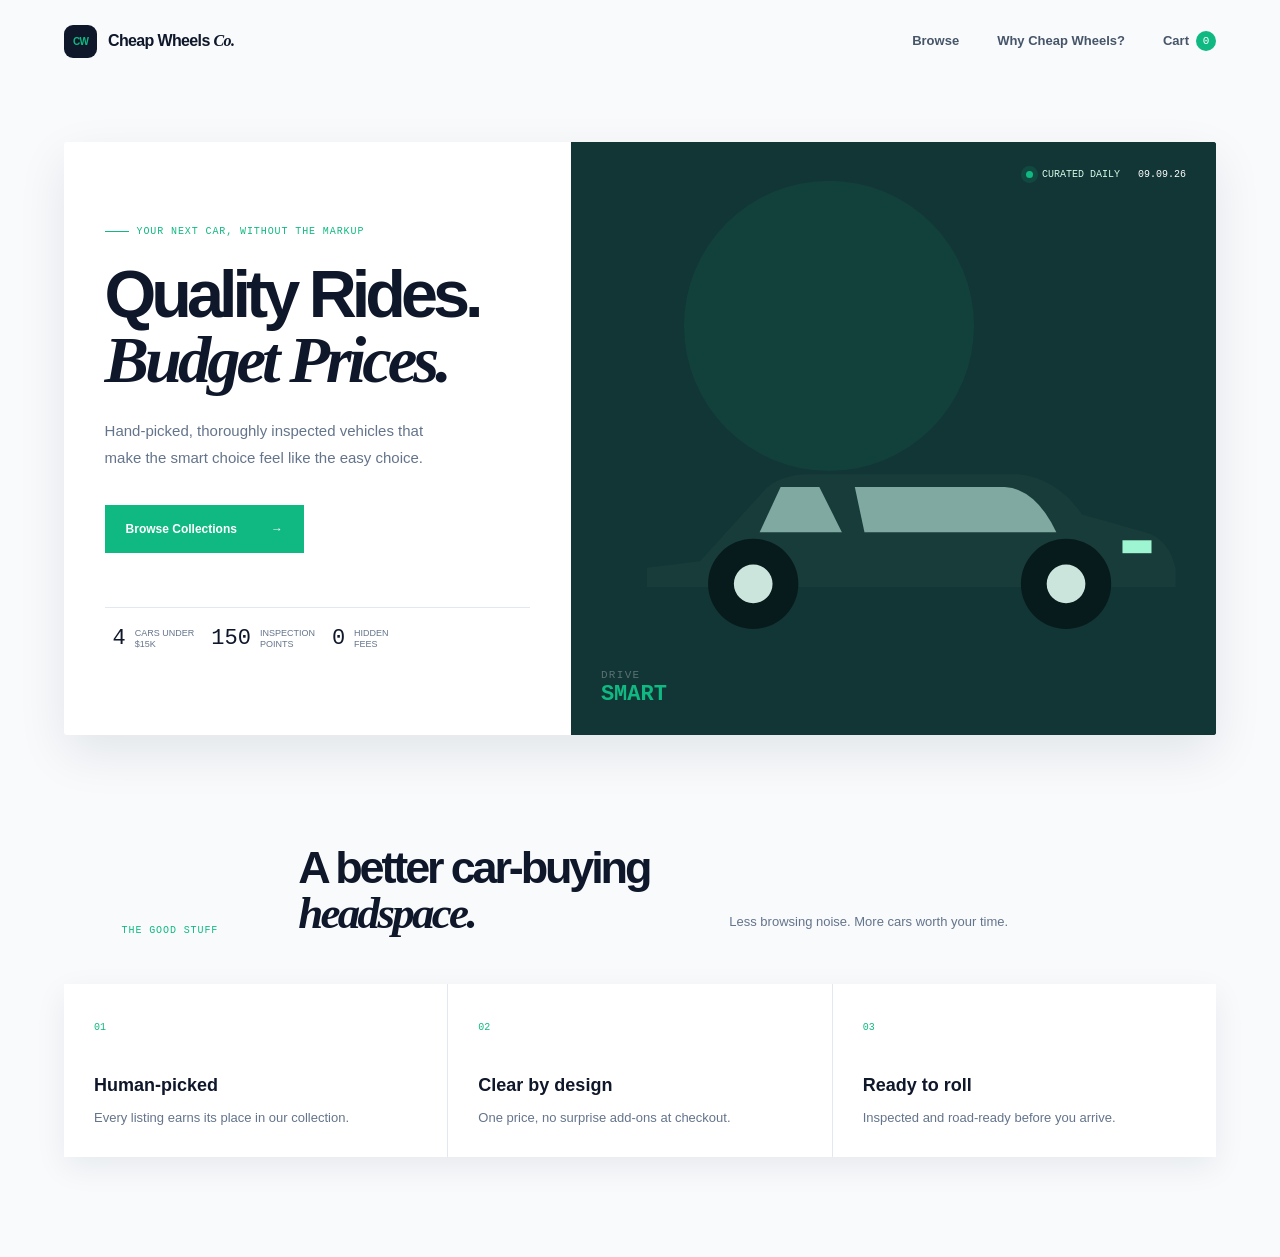
<file: index.html>
<!doctype html>
<html lang="en-US">
  <head>
    <meta charset="utf-8" />
    <meta name="viewport" content="width=device-width, initial-scale=1" />
    <meta
      name="description"
      content="Shop inspected, reliable used cars under $15,000 from Cheap Wheels Co."
    />
    <meta name="theme-color" content="#f8fafc" />
    <title>Cheap Wheels Co. | Reliable Used Cars Under $15,000</title>
    <meta
      property="og:title"
      content="Cheap Wheels Co. | Reliable Used Cars Under $15,000"
    />
    <meta
      property="og:description"
      content="Quality drives. Budget prices. Browse 68 inspected used cars with transparent pricing."
    />
    <meta property="og:type" content="website" />
    <meta property="og:site_name" content="Cheap Wheels Co." />
    <meta property="og:locale" content="en_US" />
    <meta
      property="og:image"
      content="data:image/svg+xml,%3Csvg xmlns='http://www.w3.org/2000/svg' width='1200' height='630' viewBox='0 0 1200 630'%3E%3Crect width='1200' height='630' fill='%230f172a'/%3E%3Ctext x='90' y='300' fill='%2310b981' font-family='Arial' font-size='72' font-weight='700'%3ECHEAP WHEELS CO.%3C/text%3E%3Ctext x='95' y='370' fill='white' font-family='Arial' font-size='32'%3EQuality Drives. Budget Prices.%3C/text%3E%3C/svg%3E"
    />
    <link
      rel="icon"
      href="data:image/svg+xml,%3Csvg xmlns='http://www.w3.org/2000/svg' viewBox='0 0 64 64'%3E%3Crect width='64' height='64' rx='14' fill='%230f172a'/%3E%3Cpath d='M12 37h40l-4-12H16l-4 12Zm5 0v8m30-8v8M20 25l4-9h16l4 9' fill='none' stroke='%2310b981' stroke-width='4' stroke-linejoin='round'/%3E%3Ccircle cx='21' cy='44' r='4' fill='%23fff'/%3E%3Ccircle cx='43' cy='44' r='4' fill='%23fff'/%3E%3C/svg%3E"
    />
    <link rel="stylesheet" href="style.css" />
  </head>
  <body>
    <header class="site-header">
      <a class="brand" href="#home" aria-label="Cheap Wheels Co. home"
        ><span class="brand-mark">CW</span
        ><span>Cheap Wheels <em>Co.</em></span></a
      >
      <button
        class="menu-toggle"
        id="menu-toggle"
        type="button"
        aria-expanded="false"
        aria-controls="main-nav"
        aria-label="Open navigation menu"
      >
        <span></span><span></span><span></span>
      </button>
      <nav class="main-nav" id="main-nav" aria-label="Main navigation">
        <a href="#browse" data-page="browse">Browse</a>
        <a href="#why" data-page="why">Why Cheap Wheels?</a>
        <a href="#cart" data-page="cart"
          >Cart <strong id="cart-count">0</strong></a
        >
      </nav>
    </header>

    <main>
      <section
        id="gallery-page"
        class="page active-page"
        aria-labelledby="hero-title"
      >
        <div class="hero-grid">
          <div class="hero-copy">
            <p class="eyebrow">
              <span></span> Your next car, without the markup
            </p>
            <h1 id="hero-title">Quality Rides.<br /><i>Budget Prices.</i></h1>
            <p class="hero-lede">
              Hand-picked, thoroughly inspected vehicles that make the smart
              choice feel like the easy choice.
            </p>
            <a href="#browse" class="button button-primary">
              Browse Collections <span aria-hidden="true">→</span>
            </a>
            <div class="hero-proof">
              <strong id="inventory-count">0</strong
              ><span>cars under<br />$15k</span><strong>150</strong
              ><span>inspection<br />points</span><strong>0</strong
              ><span>hidden<br />fees</span>
            </div>
          </div>
          <div
            class="hero-visual"
            aria-label="Illustration of a dark green sedan"
          >
            <canvas id="hero-canvas" aria-hidden="true"></canvas>
            <div class="visual-label">
              <span class="pulse-dot"></span> Curated daily <b>09.09.26</b>
            </div>
            <div class="visual-stamp">DRIVE<br /><strong>SMART</strong></div>
          </div>
        </div>
        <div class="section-intro">
          <p class="eyebrow">The good stuff</p>
          <h2>A better car-buying<br /><i>headspace.</i></h2>
          <p>Less browsing noise. More cars worth your time.</p>
        </div>
        <div class="mini-features">
          <article>
            <span>01</span>
            <h3>Human-picked</h3>
            <p>Every listing earns its place in our collection.</p>
          </article>
          <article>
            <span>02</span>
            <h3>Clear by design</h3>
            <p>One price, no surprise add-ons at checkout.</p>
          </article>
          <article>
            <span>03</span>
            <h3>Ready to roll</h3>
            <p>Inspected and road-ready before you arrive.</p>
          </article>
        </div>
      </section>

      <section id="browse-page" class="page" aria-labelledby="browse-title">
        <div class="page-heading">
          <div>
            <p class="eyebrow">The collection</p>
            <h1 id="browse-title">Find your <i>fit.</i></h1>
          </div>
          <p class="heading-note">
            Every car is inspected, priced clearly,<br />and ready for its next
            chapter.
          </p>
        </div>
        <div class="control-bar" role="search">
          <label class="search-control"
            ><span aria-hidden="true">⌕</span
            ><input
              id="search-input"
              type="search"
              placeholder="Search make or model"
              autocomplete="off"
          /></label>
          <label class="select-control"
            ><span>Transmission</span
            ><select id="transmission-filter">
              <option value="all">All</option>
              <option value="Automatic">Automatic</option>
              <option value="Manual">Manual</option>
            </select></label
          >
          <label class="price-control"
            ><span>Max price <b id="price-value">$15,000</b></span
            ><input
              id="price-filter"
              type="range"
              min="3200"
              max="15000"
              step="100"
              value="15000"
          /></label>
        </div>
        <div class="results-meta">
          <p><strong id="result-count">68</strong> cars that make sense</p>
          <button class="reset-button" id="reset-filters" type="button">
            Reset filters
          </button>
        </div>
        <div id="browse-grid" class="vehicle-grid" aria-live="polite"></div>
        <div id="empty-state" class="empty-state" hidden>
          <span>◌</span>
          <h2>No exact match.</h2>
          <p>Try widening your search or resetting the filters.</p>
          <button
            class="button button-secondary"
            type="button"
            id="empty-reset"
          >
            Reset filters
          </button>
        </div>
      </section>

      <section id="cart-page" class="page" aria-labelledby="cart-title">
        <div class="page-heading cart-heading">
          <div>
            <p class="eyebrow">Your selections</p>
            <h1 id="cart-title">Ready to <i>roll?</i></h1>
          </div>
          <p class="heading-note">
            A clear path from shortlist<br />to your next set of keys.
          </p>
        </div>
        <div class="cart-layout">
          <div class="cart-items-panel">
            <div class="cart-panel-heading">
              <h2>Your cart</h2>
              <span id="cart-item-label">0 vehicles</span>
            </div>
            <div id="cart-items-container" aria-live="polite"></div>
          </div>
          <aside class="invoice-card" aria-labelledby="invoice-title">
            <p class="eyebrow">The numbers</p>
            <h2 id="invoice-title">Your <i>invoice.</i></h2>
            <div class="invoice-lines">
              <div>
                <span>Subtotal</span><strong id="subtotal-value">$0</strong>
              </div>
              <div>
                <span>Document fee</span><strong id="doc-fee-value">$20</strong>
              </div>
              <div>
                <span>Estimated sales tax <small>7%</small></span
                ><strong id="tax-value">$0</strong>
              </div>
            </div>
            <div class="invoice-total">
              <span>Grand total</span
              ><strong id="grand-total-value">$20</strong>
            </div>
            <button
              class="button button-primary checkout-button"
              id="proceed-checkout"
              type="button"
            >
              Proceed to Guest Checkout <span aria-hidden="true">→</span>
            </button>
            <p class="invoice-note">
              Tax estimate is calculated on vehicle price. Final figures may
              vary by location.
            </p>
          </aside>
        </div>
      </section>

      <section id="why-page" class="page" aria-labelledby="why-title">
        <div class="why-heading">
          <p class="eyebrow">The Cheap Wheels standard</p>
          <h1 id="why-title">Good cars.<br /><i>Good energy.</i></h1>
          <p>
            Buying used should feel like a confident decision, not a leap of
            faith. We built the experience around three promises.
          </p>
        </div>
        <div class="guarantee-grid">
          <article class="guarantee-card featured">
            <span class="guarantee-number">01 / 03</span
            ><span class="guarantee-icon">✦</span>
            <h2>150-Point<br />Inspection</h2>
            <p>
              Our technicians check the things that matter, from brakes to
              battery to the little details you only notice on month three.
            </p>
            <strong>150 <small>checks. zero shortcuts.</small></strong>
          </article>
          <article class="guarantee-card">
            <span class="guarantee-number">02 / 03</span
            ><span class="guarantee-icon">↗</span>
            <h2>Zero Hidden<br />Fees</h2>
            <p>
              The price you see is the price you plan for. No surprise
              processing fees, no last-minute accessories.
            </p>
            <strong>$0 <small>mystery math.</small></strong>
          </article>
          <article class="guarantee-card">
            <span class="guarantee-number">03 / 03</span
            ><span class="guarantee-icon">✓</span>
            <h2>Clean<br />Title</h2>
            <p>
              Every vehicle comes with a clean title and a history you can
              understand before you take the wheel.
            </p>
            <strong>100% <small>clear history.</small></strong>
          </article>
        </div>
        <div class="why-footer">
          <span>Built for the long drive.</span
          ><span>Since 2014 <b>·</b> Independent by choice</span>
        </div>
      </section>
    </main>

    <div id="checkout-modal" class="modal-overlay" hidden>
      <div
        class="modal-card"
        role="dialog"
        aria-modal="true"
        aria-labelledby="checkout-title"
      >
        <button
          class="close-button"
          id="close-modal"
          type="button"
          aria-label="Close checkout"
        >
          ×
        </button>
        <p class="eyebrow">Almost there</p>
        <h2 id="checkout-title">Make an <i>inquiry.</i></h2>
        <p class="modal-copy">
          Leave your details and our team will be in touch to arrange a relaxed,
          no-pressure next step.
        </p>
        <form id="checkout-form">
          <label
            >Full name<input
              name="name"
              type="text"
              autocomplete="name"
              required
              placeholder="Alex Morgan" /></label
          ><label
            >Email address<input
              name="email"
              type="email"
              autocomplete="email"
              required
              placeholder="alex@example.com" /></label
          ><label
            >Phone number<input
              name="phone"
              type="tel"
              autocomplete="tel"
              required
              pattern="[0-9+(). -]{7,}"
              placeholder="(555) 014-0198" /></label
          ><button class="button button-primary form-submit" type="submit">
            Send my inquiry <span aria-hidden="true">→</span>
          </button>
          <p class="form-note">Your details stay with our small team.</p>
        </form>
      </div>
    </div>
    <div id="order-success-screen" class="modal-overlay success-overlay" hidden>
      <div class="success-card">
        <span class="success-check">✓</span>
        <p class="eyebrow">Inquiry received</p>
        <h2>You’re on the<br /><i>right road.</i></h2>
        <p>
          Thanks for reaching out. A Cheap Wheels specialist will be in touch
          shortly.
        </p>
        <button
          class="button button-light"
          id="back-to-inventory"
          type="button"
        >
          Back to inventory <span aria-hidden="true">→</span>
        </button>
      </div>
    </div>
    <script src="app.js"></script>
  </body>
</html>
</file>
<file: style.css>
:root {
  --canvas: #f8fafc;
  --ink: #0f172a;
  --muted: #64748b;
  --line: #e2e8f0;
  --emerald: #10b981;
  --deep: #102a2b;
  --white: #fff;
  --shadow: 0 18px 50px rgba(15, 23, 42, 0.09);
  --soft-shadow: 0 10px 30px rgba(15, 23, 42, 0.07);
}
* {
  box-sizing: border-box;
}
html {
  scroll-behavior: smooth;
}
body {
  margin: 0;
  background: var(--canvas);
  color: var(--ink);
  font-family: Manrope, sans-serif;
  font-size: 15px;
  line-height: 1.5;
}
button,
input,
select {
  font: inherit;
}
button {
  cursor: pointer;
  border: 0;
}
a {
  color: inherit;
  text-decoration: none;
}
h1,
h2,
h3,
p {
  margin: 0;
}
.site-header {
  height: 82px;
  padding: 0 5vw;
  display: flex;
  align-items: center;
  justify-content: space-between;
  background: rgba(248, 250, 252, 0.94);
  position: sticky;
  top: 0;
  z-index: 20;
}
.brand {
  display: flex;
  align-items: center;
  gap: 11px;
  font-weight: 800;
  letter-spacing: -0.04em;
  font-size: 16px;
}
.brand em {
  font-family: "Playfair Display", serif;
  font-weight: 600;
}
.brand-mark {
  width: 33px;
  height: 33px;
  display: grid;
  place-items: center;
  background: var(--ink);
  color: var(--emerald);
  font-size: 10px;
  letter-spacing: -0.08em;
  border-radius: 9px;
}
.main-nav {
  display: flex;
  gap: 38px;
  margin-left: 8%;
}
.main-nav a {
  font-size: 13px;
  font-weight: 700;
  color: #475569;
  position: relative;
  padding: 10px 0;
}
.main-nav a:hover,
.main-nav a.active {
  color: var(--ink);
}
.main-nav a.active:after {
  content: "";
  height: 3px;
  width: 18px;
  border-radius: 4px;
  background: var(--emerald);
  position: absolute;
  bottom: 2px;
  left: 0;
}
.main-nav a:last-child {
  display: inline-flex;
  align-items: center;
  gap: 7px;
}
.main-nav a:last-child strong {
  width: 20px;
  height: 20px;
  display: grid;
  place-items: center;
  background: var(--emerald);
  color: white;
  border-radius: 50%;
  font:
    500 11px "DM Mono",
    monospace;
}
.menu-toggle {
  display: none;
  background: transparent;
  padding: 7px;
}
.menu-toggle span {
  display: block;
  width: 22px;
  height: 2px;
  margin: 4px 0;
  background: var(--ink);
  transition:
    transform 0.2s,
    opacity 0.2s;
}
.page {
  display: none;
  max-width: 1280px;
  margin: 0 auto;
  padding: 60px 5vw 100px;
}
.page.active-page {
  display: block;
}
.hero-grid {
  display: grid;
  grid-template-columns: 44% 56%;
  min-height: 570px;
  background: var(--white);
  box-shadow: var(--shadow);
  overflow: hidden;
  border-radius: 3px;
}
.hero-copy {
  padding: 84px 8%;
  display: flex;
  flex-direction: column;
  justify-content: center;
}
.eyebrow {
  font:
    500 10px "DM Mono",
    monospace;
  letter-spacing: 0.09em;
  text-transform: uppercase;
  color: var(--emerald);
  display: flex;
  align-items: center;
  gap: 8px;
}
.eyebrow span {
  width: 24px;
  height: 1px;
  background: var(--emerald);
}
h1 {
  font-size: clamp(48px, 5.2vw, 76px);
  letter-spacing: -0.075em;
  line-height: 0.98;
  margin: 25px 0 25px;
  font-weight: 800;
}
h1 i,
h2 i {
  font-family: "Playfair Display", serif;
  font-weight: 600;
  letter-spacing: -0.06em;
}
.hero-lede {
  max-width: 335px;
  color: var(--muted);
  font-size: 15px;
  line-height: 1.8;
  margin-bottom: 34px;
}
.button {
  padding: 15px 21px;
  display: inline-flex;
  align-items: center;
  justify-content: space-between;
  gap: 34px;
  max-width: max-content;
  font-weight: 800;
  font-size: 12px;
  transition:
    transform 0.2s,
    box-shadow 0.2s;
}
.button:hover {
  transform: translateY(-2px);
  box-shadow: 0 12px 25px rgba(15, 23, 42, 0.16);
}
.button-primary {
  background: var(--emerald);
  color: white;
}
.button-secondary {
  background: var(--ink);
  color: white;
}
.button-light {
  background: white;
  color: var(--deep);
}
.hero-proof {
  display: flex;
  align-items: center;
  gap: 9px;
  margin-top: 54px;
  border-top: 1px solid var(--line);
  padding-top: 18px;
}
.hero-proof strong {
  font:
    500 22px "DM Mono",
    monospace;
  margin-left: 8px;
}
.hero-proof span {
  font-size: 9px;
  line-height: 1.25;
  text-transform: uppercase;
  color: var(--muted);
}
.hero-visual {
  position: relative;
  min-height: 570px;
  background: var(--deep);
  overflow: hidden;
}
.hero-visual canvas {
  width: 100%;
  height: 100%;
  display: block;
}
.visual-label {
  position: absolute;
  top: 27px;
  right: 30px;
  color: #d1fae5;
  font:
    10px "DM Mono",
    monospace;
  text-transform: uppercase;
  display: flex;
  gap: 9px;
  align-items: center;
}
.visual-label b {
  color: white;
  font-weight: 400;
  margin-left: 9px;
}
.pulse-dot {
  width: 7px;
  height: 7px;
  background: var(--emerald);
  border-radius: 50%;
  box-shadow: 0 0 0 5px rgba(16, 185, 129, 0.15);
}
.visual-stamp {
  position: absolute;
  bottom: 27px;
  left: 30px;
  color: rgba(255, 255, 255, 0.3);
  font:
    11px "DM Mono",
    monospace;
  line-height: 1.2;
  letter-spacing: 0.12em;
}
.visual-stamp strong {
  color: var(--emerald);
  font-size: 22px;
  letter-spacing: 0;
}
.section-intro {
  padding: 110px 5% 48px;
  display: flex;
  align-items: end;
  gap: 80px;
}
.section-intro h2 {
  font-size: 45px;
  line-height: 1;
  letter-spacing: -0.07em;
}
.section-intro > p:last-child {
  color: var(--muted);
  font-size: 13px;
  margin-bottom: 5px;
}
.mini-features {
  display: grid;
  grid-template-columns: repeat(3, 1fr);
  gap: 1px;
  background: var(--line);
  box-shadow: var(--soft-shadow);
}
.mini-features article {
  background: var(--white);
  padding: 30px;
}
.mini-features span,
.guarantee-number {
  font:
    10px "DM Mono",
    monospace;
  color: var(--emerald);
}
.mini-features h3 {
  font-size: 18px;
  margin: 35px 0 9px;
}
.mini-features p {
  color: var(--muted);
  font-size: 13px;
}
.page-heading {
  display: flex;
  justify-content: space-between;
  align-items: end;
  margin-bottom: 43px;
}
.page-heading h1,
.why-heading h1 {
  font-size: 65px;
  margin: 14px 0 0;
}
.heading-note {
  color: var(--muted);
  font-size: 13px;
  text-align: right;
  line-height: 1.7;
}
.control-bar {
  background: white;
  box-shadow: var(--soft-shadow);
  display: grid;
  grid-template-columns: 1.3fr 0.8fr 1fr;
  min-height: 80px;
  margin-bottom: 24px;
}
.control-bar label {
  padding: 19px 25px;
  display: flex;
  flex-direction: column;
  justify-content: center;
}
.search-control {
  display: flex !important;
  flex-direction: row !important;
  align-items: center;
  gap: 14px;
}
.search-control span {
  font-size: 25px;
  color: var(--emerald);
}
.control-bar label + label {
  border-left: 1px solid var(--line);
}
.search-control input,
.select-control select {
  border: 0;
  outline: 0;
  background: transparent;
  color: var(--ink);
  width: 100%;
  font-weight: 700;
  font-size: 13px;
}
.search-control input::placeholder {
  color: #94a3b8;
  font-weight: 500;
}
.select-control span,
.price-control > span {
  color: var(--muted);
  font:
    10px "DM Mono",
    monospace;
  text-transform: uppercase;
  margin-bottom: 6px;
}
.select-control select {
  appearance: none;
  cursor: pointer;
}
.select-control {
  position: relative;
}
.select-control:after {
  content: "⌄";
  position: absolute;
  right: 25px;
  bottom: 22px;
  color: var(--emerald);
}
.price-control b {
  font:
    500 11px "DM Mono",
    monospace;
  color: var(--ink);
  float: right;
}
.price-control input {
  accent-color: var(--emerald);
  width: 100%;
  height: 4px;
  margin-top: 8px;
}
.results-meta {
  display: flex;
  justify-content: space-between;
  align-items: center;
  margin-bottom: 20px;
}
.results-meta p {
  font-size: 12px;
  color: var(--muted);
}
.results-meta strong {
  color: var(--ink);
  font:
    500 12px "DM Mono",
    monospace;
}
.reset-button {
  background: transparent;
  color: var(--emerald);
  font:
    500 10px "DM Mono",
    monospace;
  text-transform: uppercase;
}
.vehicle-grid {
  display: grid;
  grid-template-columns: repeat(4, 1fr);
  gap: 22px;
}
.vehicle-card {
  background: white;
  box-shadow: var(--soft-shadow);
  position: relative;
  overflow: hidden;
  transition:
    transform 0.2s,
    box-shadow 0.2s;
}
.vehicle-card:hover {
  transform: translateY(-4px);
  box-shadow: var(--shadow);
}
.vehicle-card.sold {
  filter: grayscale(0.8);
  opacity: 0.75;
}
.vehicle-image {
  height: 154px;
  position: relative;
  background: #dce8e3;
  overflow: hidden;
}
.vehicle-image canvas {
  width: 100%;
  height: 100%;
  display: block;
}
.stock-badge {
  position: absolute;
  top: 13px;
  left: 13px;
  background: var(--emerald);
  color: white;
  padding: 5px 8px;
  font:
    500 9px "DM Mono",
    monospace;
  letter-spacing: 0.03em;
}
.vehicle-info {
  padding: 16px;
}
.vehicle-info h3 {
  font-size: 15px;
  letter-spacing: -0.03em;
}
.vehicle-meta {
  color: var(--muted);
  font-size: 11px;
  margin: 4px 0 15px;
}
.vehicle-bottom {
  display: flex;
  align-items: center;
  justify-content: space-between;
}
.vehicle-price {
  font:
    500 15px "DM Mono",
    monospace;
}
.vehicle-price small {
  font:
    9px Manrope,
    sans-serif;
  color: var(--emerald);
  display: block;
  margin-top: 3px;
}
.add-button {
  width: 28px;
  height: 28px;
  display: grid;
  place-items: center;
  background: var(--ink);
  color: white;
  font-size: 18px;
}
.add-button:disabled {
  background: #cbd5e1;
  cursor: not-allowed;
}
.empty-state {
  text-align: center;
  padding: 80px 20px;
  background: white;
  box-shadow: var(--soft-shadow);
}
.empty-state span {
  font-size: 35px;
  color: var(--emerald);
}
.empty-state h2 {
  margin: 10px 0 8px;
}
.empty-state p {
  color: var(--muted);
  margin-bottom: 20px;
}
.cart-heading {
  margin-bottom: 43px;
}
.cart-layout {
  display: grid;
  grid-template-columns: minmax(0, 1.5fr) minmax(300px, 0.8fr);
  gap: 24px;
  align-items: start;
}
.cart-items-panel,
.invoice-card {
  background: var(--white);
  box-shadow: var(--soft-shadow);
}
.cart-items-panel {
  padding: 28px 32px;
  min-height: 440px;
}
.cart-panel-heading {
  display: flex;
  align-items: baseline;
  justify-content: space-between;
  padding-bottom: 18px;
}
.cart-panel-heading h2 {
  font-size: 21px;
  letter-spacing: -0.05em;
}
.cart-panel-heading span {
  color: var(--muted);
  font:
    10px "DM Mono",
    monospace;
  text-transform: uppercase;
}
.cart-row {
  display: grid;
  grid-template-columns: 112px minmax(0, 1fr) auto auto;
  gap: 18px;
  align-items: center;
  padding: 18px 0;
}
.cart-row + .cart-row {
  border-top: 1px solid var(--line);
}
.cart-thumb {
  width: 112px;
  height: 76px;
  background: #dce8e3;
}
.cart-thumb canvas {
  display: block;
  width: 100%;
  height: 100%;
}
.cart-row h3 {
  font-size: 15px;
  letter-spacing: -0.03em;
}
.cart-row p {
  margin-top: 4px;
  color: var(--muted);
  font-size: 11px;
}
.cart-row-price {
  color: var(--emerald);
  font:
    500 17px "DM Mono",
    monospace;
  white-space: nowrap;
}
.remove-button {
  padding: 5px 0;
  color: #dc2626;
  background: transparent;
  font:
    500 10px "DM Mono",
    monospace;
  text-transform: uppercase;
}
.cart-empty {
  display: grid;
  place-items: center;
  min-height: 330px;
  text-align: center;
  color: var(--muted);
}
.cart-empty span {
  color: var(--emerald);
  font-size: 36px;
}
.cart-empty h3 {
  color: var(--ink);
  margin: 12px 0 6px;
  font-size: 19px;
}
.cart-empty p {
  font-size: 13px;
}
.invoice-card {
  padding: 32px;
  position: sticky;
  top: 110px;
}
.invoice-card h2 {
  font-size: 36px;
  line-height: 1;
  letter-spacing: -0.07em;
  margin: 15px 0 34px;
}
.invoice-lines {
  display: grid;
  gap: 16px;
}
.invoice-lines div,
.invoice-total {
  display: flex;
  align-items: baseline;
  justify-content: space-between;
}
.invoice-lines span,
.invoice-total span {
  color: var(--muted);
  font-size: 12px;
}
.invoice-lines small {
  color: var(--emerald);
  font:
    10px "DM Mono",
    monospace;
}
.invoice-lines strong {
  font:
    500 13px "DM Mono",
    monospace;
}
.invoice-total {
  border-top: 1px solid var(--line);
  margin-top: 28px;
  padding-top: 22px;
}
.invoice-total span {
  color: var(--ink);
  font-weight: 800;
}
.invoice-total strong {
  color: var(--emerald);
  font:
    500 23px "DM Mono",
    monospace;
}
.checkout-button {
  width: 100%;
  max-width: none;
  margin-top: 30px;
}
.invoice-note {
  color: var(--muted);
  font-size: 10px;
  line-height: 1.6;
  margin-top: 18px;
}
.why-heading {
  max-width: 530px;
}
.why-heading h1 {
  margin-bottom: 25px;
}
.why-heading > p:last-child {
  color: var(--muted);
  line-height: 1.8;
}
.guarantee-grid {
  display: grid;
  grid-template-columns: 1.2fr 1fr 1fr;
  gap: 20px;
  margin-top: 70px;
}
.guarantee-card {
  padding: 32px;
  background: white;
  box-shadow: var(--soft-shadow);
  min-height: 390px;
  display: flex;
  flex-direction: column;
}
.guarantee-card.featured {
  background: var(--deep);
  color: white;
}
.guarantee-icon {
  font-size: 25px;
  color: var(--emerald);
  margin: 68px 0 20px;
}
.guarantee-card h2 {
  font-size: 28px;
  line-height: 1.05;
  letter-spacing: -0.07em;
}
.guarantee-card p {
  font-size: 12px;
  color: var(--muted);
  line-height: 1.7;
  margin-top: 17px;
  max-width: 240px;
}
.featured p {
  color: #9fb1ae;
}
.guarantee-card > strong {
  margin-top: auto;
  color: var(--emerald);
  font:
    500 27px "DM Mono",
    monospace;
}
.guarantee-card small {
  font:
    10px Manrope,
    sans-serif;
  color: inherit;
}
.why-footer {
  display: flex;
  justify-content: space-between;
  border-top: 1px solid var(--line);
  margin-top: 70px;
  padding-top: 18px;
  color: var(--muted);
  font:
    10px "DM Mono",
    monospace;
  text-transform: uppercase;
}
.why-footer b {
  color: var(--emerald);
}
.modal-overlay {
  position: fixed;
  inset: 0;
  background: rgba(15, 23, 42, 0.5);
  backdrop-filter: blur(7px);
  z-index: 50;
  display: grid;
  place-items: center;
  padding: 20px;
}
.modal-overlay[hidden] {
  display: none;
}
.modal-card {
  background: white;
  box-shadow: var(--shadow);
  width: min(500px, 100%);
  padding: 45px;
  position: relative;
}
.close-button {
  position: absolute;
  right: 22px;
  top: 18px;
  background: transparent;
  font-size: 27px;
  color: var(--muted);
}
.modal-card h2,
.success-card h2 {
  font-size: 43px;
  line-height: 1;
  margin: 15px 0;
}
.modal-copy {
  color: var(--muted);
  font-size: 13px;
  line-height: 1.7;
  margin-bottom: 28px;
}
.modal-card form {
  display: grid;
  gap: 16px;
}
.modal-card label {
  font:
    500 10px "DM Mono",
    monospace;
  text-transform: uppercase;
  color: var(--muted);
}
.modal-card input {
  width: 100%;
  display: block;
  margin-top: 7px;
  padding: 13px 0;
  border: 0;
  border-bottom: 1px solid var(--line);
  outline: 0;
  color: var(--ink);
  font: 600 13px Manrope;
}
.modal-card input:focus {
  border-bottom-color: var(--emerald);
}
.form-submit {
  max-width: none;
  margin-top: 10px;
}
.form-note {
  text-align: center;
  color: var(--muted);
  font-size: 10px;
}
.success-overlay {
  background: var(--deep);
}
.success-card {
  max-width: 600px;
  width: 100%;
  text-align: center;
  color: white;
}
.success-check {
  display: grid;
  place-items: center;
  margin: 0 auto 30px;
  width: 60px;
  height: 60px;
  background: var(--emerald);
  border-radius: 50%;
  font-size: 27px;
}
.success-card h2 {
  font-size: 64px;
}
.success-card > p:not(.eyebrow) {
  color: #acc1be;
  max-width: 350px;
  margin: 0 auto 30px;
}
.success-card .eyebrow {
  justify-content: center;
}
@media (max-width: 1000px) {
  .vehicle-grid {
    grid-template-columns: repeat(3, 1fr);
  }
  .hero-copy {
    padding: 60px 7%;
  }
  .hero-proof {
    gap: 5px;
  }
  .section-intro {
    padding-left: 0;
    padding-right: 0;
  }
}
@media (max-width: 768px) {
  .site-header {
    height: 70px;
    padding: 0 20px;
  }
  .menu-toggle {
    display: block;
    order: 3;
  }
  .main-nav {
    display: none;
    position: absolute;
    top: 70px;
    left: 0;
    right: 0;
    margin: 0;
    padding: 10px 20px 18px;
    background: rgba(248, 250, 252, 0.98);
    box-shadow: 0 18px 30px rgba(15, 23, 42, 0.08);
  }
  .main-nav.menu-open {
    display: grid;
    gap: 0;
  }
  .main-nav a {
    padding: 14px 0;
    font-size: 12px;
  }
  .main-nav a + a {
    border-top: 1px solid var(--line);
  }
  .main-nav a.active:after {
    bottom: 10px;
  }
  .menu-toggle[aria-expanded="true"] span:first-child {
    transform: translateY(6px) rotate(45deg);
  }
  .menu-toggle[aria-expanded="true"] span:nth-child(2) {
    opacity: 0;
  }
  .menu-toggle[aria-expanded="true"] span:last-child {
    transform: translateY(-6px) rotate(-45deg);
  }
  .page {
    padding: 35px 20px 70px;
  }
  .hero-grid {
    display: flex;
    flex-direction: column-reverse;
    min-height: 0;
  }
  .hero-visual {
    min-height: 370px;
  }
  .hero-copy {
    padding: 46px 26px 35px;
  }
  .hero-copy h1 {
    font-size: 53px;
  }
  .hero-proof {
    margin-top: 35px;
  }
  .section-intro {
    display: block;
    padding: 75px 0 30px;
  }
  .section-intro h2 {
    font-size: 40px;
    margin: 16px 0;
  }
  .mini-features {
    grid-template-columns: 1fr;
  }
  .mini-features article {
    padding: 24px;
  }
  .mini-features h3 {
    margin-top: 20px;
  }
  .page-heading {
    display: block;
    margin-bottom: 30px;
  }
  .page-heading h1,
  .why-heading h1 {
    font-size: 52px;
  }
  .heading-note {
    text-align: left;
    margin-top: 18px;
  }
  .cart-layout {
    grid-template-columns: 1fr;
  }
  .cart-items-panel {
    padding: 22px 18px;
  }
  .invoice-card {
    position: static;
    padding: 26px 22px;
  }
  .cart-row {
    grid-template-columns: 80px minmax(0, 1fr) auto;
    gap: 12px;
  }
  .cart-thumb {
    width: 80px;
    height: 65px;
  }
  .cart-row-price {
    grid-column: 2;
    grid-row: 2;
    font-size: 14px;
  }
  .remove-button {
    grid-column: 3;
    grid-row: 2;
  }
  .control-bar {
    grid-template-columns: 1fr;
    min-height: auto;
  }
  .control-bar label {
    min-height: 69px;
    padding: 15px 18px;
  }
  .control-bar label + label {
    border-left: 0;
    border-top: 1px solid var(--line);
  }
  .select-control:after {
    right: 20px;
    bottom: 23px;
  }
  .vehicle-grid {
    grid-template-columns: repeat(2, 1fr);
    gap: 12px;
  }
  .vehicle-image {
    height: 120px;
  }
  .vehicle-info {
    padding: 12px;
  }
  .vehicle-info h3 {
    font-size: 13px;
  }
  .vehicle-meta {
    font-size: 10px;
    margin-bottom: 11px;
  }
  .vehicle-price {
    font-size: 12px;
  }
  .guarantee-grid {
    grid-template-columns: 1fr;
    gap: 12px;
    margin-top: 45px;
  }
  .guarantee-card {
    min-height: 300px;
  }
  .guarantee-icon {
    margin-top: 38px;
  }
  .why-footer {
    gap: 20px;
    flex-wrap: wrap;
    margin-top: 45px;
  }
  .modal-card {
    padding: 35px 24px;
  }
  .success-card {
    padding: 20px;
  }
  .success-card h2 {
    font-size: 52px;
  }
}
@media (max-width: 430px) {
  .brand {
    font-size: 14px;
  }
  .brand-mark {
    width: 29px;
    height: 29px;
  }
  .main-nav {
    gap: 11px;
    margin-right: 11px;
  }
  .main-nav a {
    font-size: 10px;
  }
  .hero-visual {
    min-height: 280px;
  }
  .hero-copy h1 {
    font-size: 45px;
  }
  .vehicle-grid {
    grid-template-columns: 1fr;
  }
  .vehicle-image {
    height: 165px;
  }
  .results-meta {
    margin-top: 22px;
  }
  .page-heading h1,
  .why-heading h1 {
    font-size: 46px;
  }
}
</file>
